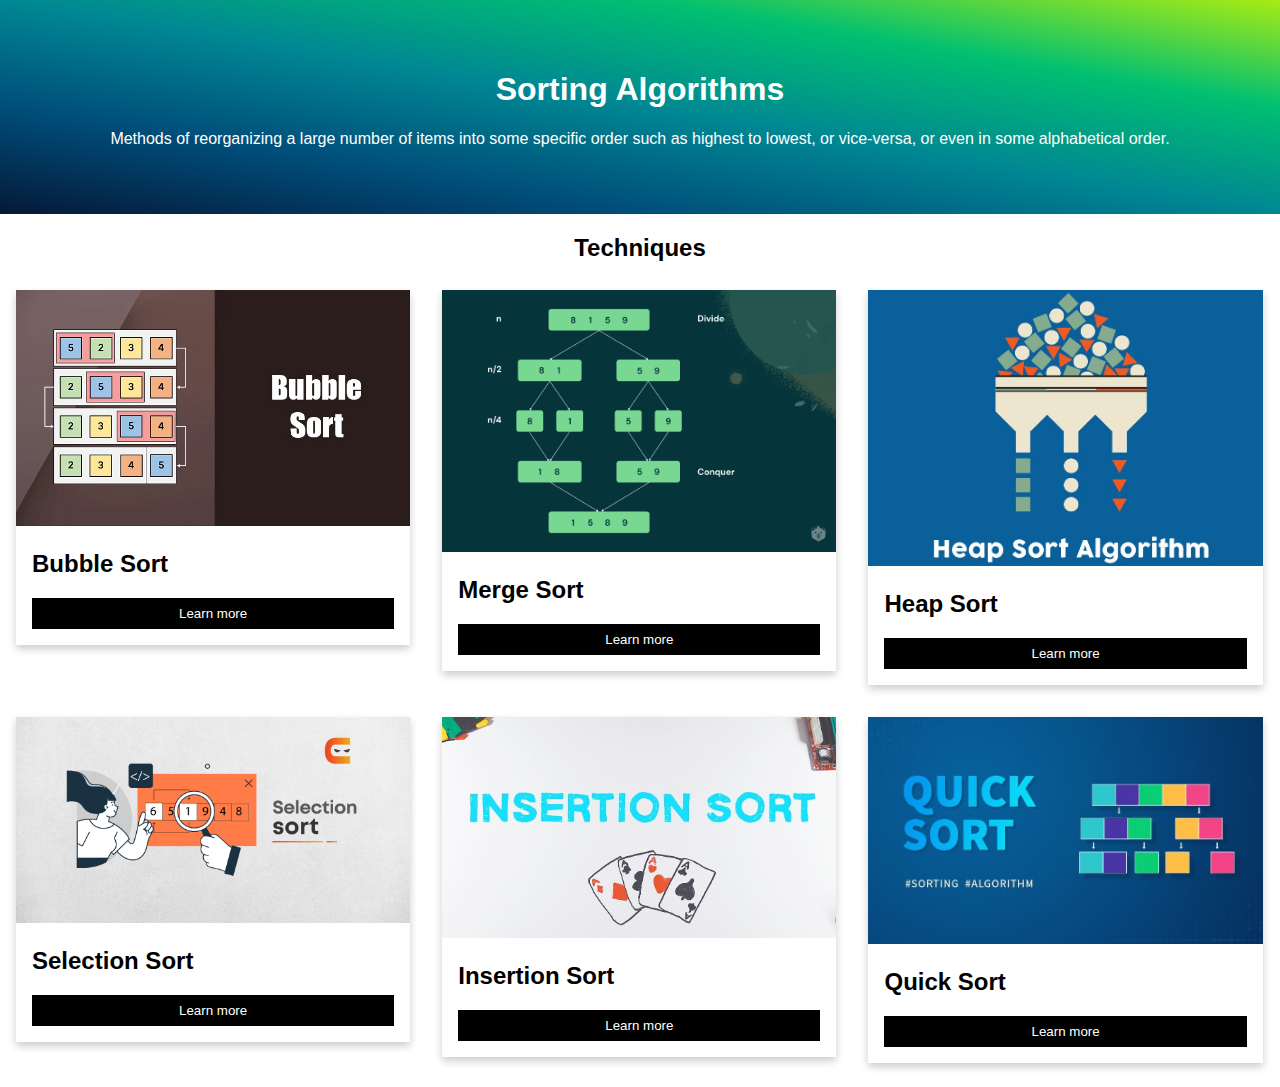
<file: about.html>
<!DOCTYPE html>
    <html>
    <head>
        <meta charset = "UTF-8">
        <meta name="viewport" content = "width=device-width, initial-scale=1.0">
        <link rel = "stylesheet" href="./css/aboutstyle.css">

    </head>

<div class="about-section">
    <h1>Sorting Algorithms</h1>
    <p>Methods of reorganizing a large number of items into some specific order such as highest to lowest, or vice-versa, or even in some alphabetical order.</p>
  </div>
  
  <h2 style="text-align:center">Techniques</h2>
  <div class="row">
    <div class="column">
      <div class="card">
        <img src="images\Bubble.png" alt="Jane" style="width:100%">
        <div class="container">
          <h2>Bubble Sort</h2>
          <p class="title"></p>
          <p></p>
          <p></p>
          <p><a href = "https://www.geeksforgeeks.org/bubble-sort/"><button class = "button">Learn more</button></a>
        </p>
         </a>
        </div>
      </div>
    </div>
  
    <div class="column">
      <div class="card">
        <img src="images\merge.png" alt="Mike" style="width:100%">
        <div class="container">
          <h2>Merge Sort</h2>
          <p class="title"></p>
          <p></p>
          <p></p>
          <p><a href = "https://www.geeksforgeeks.org/merge-sort/"><button class = "button">Learn more</button></a>
          </p>
        </div>
      </div>
    </div>
  
    <div class="column">
      <div class="card">
        <img src="images\heapsort.jpg" alt="John" style="width:100%">
        <div class="container">
          <h2>Heap Sort</h2>
          <p class="title"></p>
          <p></p>
          <p></p>
          <p><a href = "https://www.geeksforgeeks.org/heap-sort/"><button class = "button">Learn more</button></a>
          </p>
        </div>
      </div>
    </div>
    <div class="row">
        <div class="column">
          <div class="card">
            <img src="images\selection.png" alt="Jane" style="width:100%">
            <div class="container">
              <h2>Selection Sort</h2>
              <p class="title"></p>
              <p></p>
              <p></p>
              <p><a href = "https://www.geeksforgeeks.org/selection-sort/"><button class = "button">Learn more</button></a>
              </p>
            </div>
          </div>
        </div>
      
        <div class="column">
          <div class="card">
            <img src="images\insertion.jpg" alt="Mike" style="width:100%">
            <div class="container">
              <h2>Insertion Sort</h2>
              <p class="title"></p>
              <p></p>
              <p></p>
              <p><a href = "https://www.geeksforgeeks.org/insertion-sort/"><button class = "button">Learn more</button></a>
              </p>
            </div>
          </div>
        </div>

        <div class="column">
            <div class="card">
              <img src="images\quick-sort1.jpg" alt="Mike" style="width:100%">
              <div class="container">
                <h2>Quick Sort</h2>
                <p class="title"></p>
                <p></p>
                <p></p>
                <p><a href = "https://www.geeksforgeeks.org/quick-sort/"><button class = "button">Learn more</button></a>
                </p>
              </div>
            </div>
          </div>
      
    
  </div>
</file>
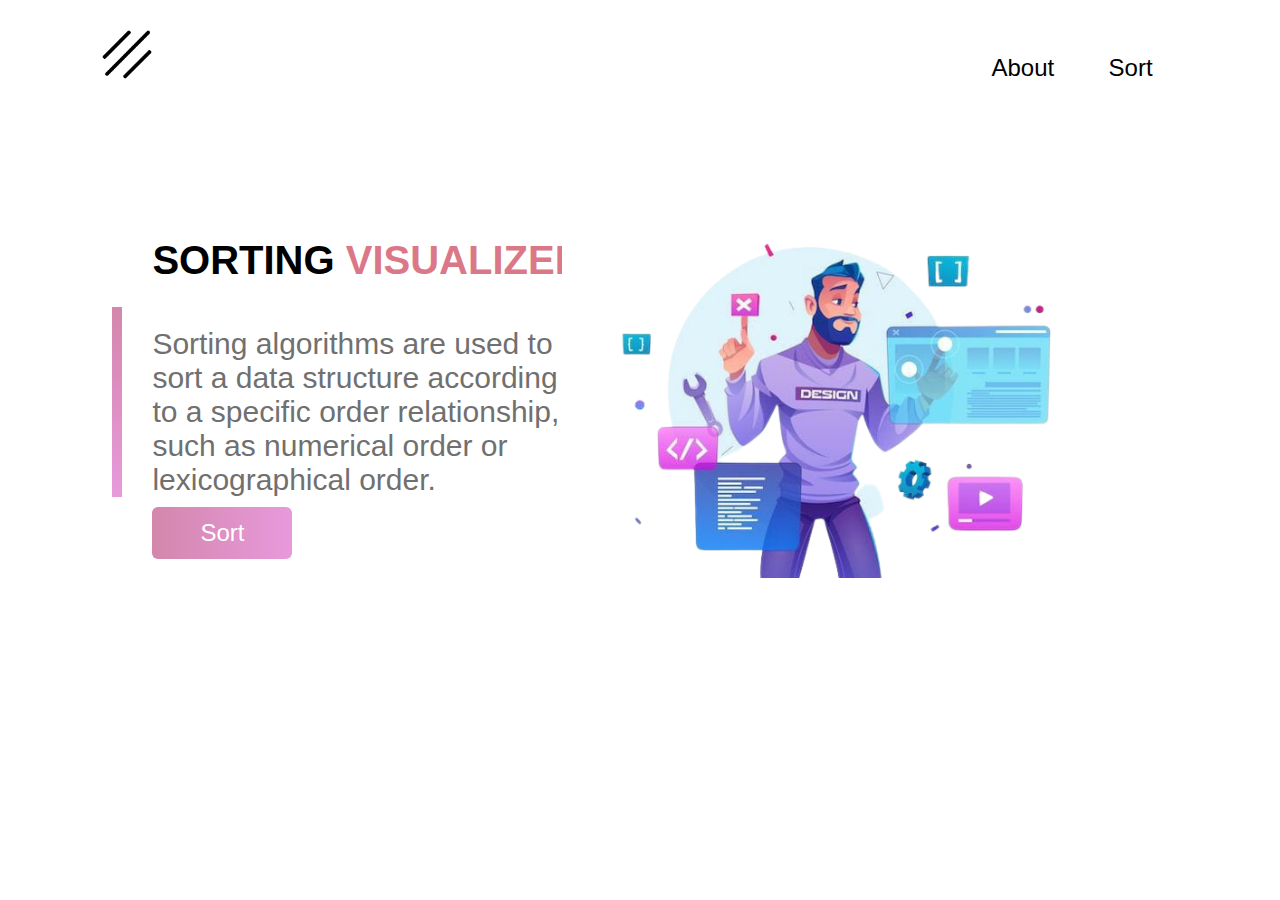
<file: home.html>
<!DOCTYPE html>
    <html>
    <head>
        <meta charset = "UTF-8">
        <meta name="viewport" content = "width=device-width, initial-scale=1.0">
        <link rel = "stylesheet" href="style1.css">

    </head>
    <body>
        <div class="container">
            <div class="navbar">
                <img src = "images/menu.png" class="logo">
                <nav>
                    <ul id="menuList">
                        <li><a href="about.html">About  </a></li>
                        <li><a href="index.html">Sort  </a></li>
                    </ul>
                </nav>
                <img src = "images/setting.png" class="menu-icon" onclick="togglemenu()">
            </div>


            <div class="row">
                <div class="col-1">
                    <div class="content">
                            
                            <div id="typing">SORTING <span>VISUALIZER</span>
                            </div>
                            <div id="crow">|</div>

                    </div>
                    
                    <h3>Sorting algorithms are used to sort a data structure according to a specific order relationship, such as numerical order or lexicographical order.
                        
                    </h3>
                    <button id="button">Sort<img src="images/arrow.png"></button>
                    <script>
                        let my_url = "index.html";
                        document.getElementById("button").onclick = function(){
                            window.location.replace(my_url);
                        }
                    </script>
                </div>
                <div class ="col-2">
                    <img src="images/template.png" class="controller">
                    <div class = "color-box"></div>
                </div>
            </div>
        </div>

        <script>
            var menuList = document.getElementById("menuList");
            menuList.style.maxHeight = "0px";

            function togglemenu()
            {
                if(menuList.style.maxHeight = "0px")
                {
                    menuList.style.maxHeight = "130px";   
                }
                else
                {
                    menuList.style.maxHeight = "0px";
                }
            }
        </script>

    </body>
    </html>
</file>
<file: css/aboutstyle.css>
body {
    font-family: Arial, Helvetica, sans-serif;
    margin: 0;
  }
  
  html {
    box-sizing: border-box;
  }
  
  *, *:before, *:after {
    box-sizing: inherit;
  }
  
  .column {
    float: left;
    width: 33.3%;
    margin-bottom: 16px;
    padding: 0 8px;
  }
  
  .card {
    box-shadow: 0 4px 8px 0 rgba(0, 0, 0, 0.2);
    margin: 8px;
  }
  
  .about-section {
    padding: 50px;
    text-align: center;
    background-image: linear-gradient(to right top, #051937, #004d7a, #008793, #00bf72, #a8eb12);
    color: white;
  }
  
  .container {
    padding: 0 16px;
  }
  
  .container::after, .row::after {
    content: "";
    clear: both;
    display: table;
  }
  
  .title {
    color: grey;
  }
  
  .button {
    border: none;
    outline: 0;
    display: inline-block;
    padding: 8px;
    color: white;
    background-color: #000;
    text-align: center;
    cursor: pointer;
    width: 100%;
  }
  
  .button:hover {
    background-color: #555;
  }
  
  @media screen and (max-width: 650px) {
    .column {
      width: 100%;
      display: block;
    }
  }
</file>
<file: style1.css>
*{
    margin:0;
    padding: 0;
    font-family: sans-serif;
}

.container
{
    width: 100%;
    min-height: 100vh;
    padding-left: 8%;
    padding-right: 8%;
    box-sizing: border-box;
    overflow: hidden;
}
.navbar
{
    width: 100%;
    margin: auto;
    display: flex;
    align-items: center;
    justify-content: space-between;
}
.logo{
    width: 50px;
    cursor: pointer;
    margin: 30px 0;
}
.menu-icon
{
    width: 50px;
    cursor: pointer;
    display: none;
}

nav{
    flex: 1;
    text-align: right;
}

nav ul li{
    list-style: none;
    display: inline-block;
    text-align: right;
}

nav ul li a{
    text-decoration: none;
    color: black;
    font-size: 24px;
    padding-right: 25px;
    padding-left: 25px;
}

nav ul li a:hover{
    color: rgb(202, 86, 106);
}

.row{
    display: flex;
    justify-content: space-between;
    align-items: center;
    margin: 100px 0;
}

.col-1{
    flex-basis: 40%;
    position: relative;
    margin-left: 50px;
}

.content{
    width: 100%;
    position: absolute;
    top: 10%;
    transform: translateY(-50%);
    text-align:left;
    color: black;
}


#typing {
    color: black;
    font-family: sans-serif;
    line-height: 40px;
    font-weight:bold;
    font-size: 40px;
    overflow: hidden;
    white-space: nowrap;
    justify-content: center;
    animation: typing 5s steps(22) 1s infinite alternate;
}
#typing span{
color:rgb(219, 120, 136);}

#crow {
    float: left;

color:black;
    display: none;
    font-family: sans-serif;
    font-weight:bold;
    font-size: 40px;
    animation: crow 0.5s linear 0s infinite;
}
@keyframes typing {
    from {
        width: 0ch;
    }
    to {
        width: 25ch;
    }
}
@keyframes crow {
    from {
        opacity: 0;
    }
    to {
        opacity: 1;
    }
}

.col-1 h3{
    font-size: 30px;
    color: #707070;
    font-weight: 100;
    margin: 100px 0 10px;
}

button{
    width: 140px;
    border: 0;
    padding: 12px 10px;
    outline: none;
    color: #fff;
    background: linear-gradient(to right, #d387ab, #e899dc);
    border-radius: 6px;
    cursor: pointer;
    font-size: 24px;
    transition: width 0.5s;
}

button img{
    width: 30px;
    display: none;
}
button:hover img{
    display: block;
}
button:hover{
    width: 160px;
    display: flex;
    align-items: center;
    justify-content: space-between;
}


.col-1::after{
    content: '';
    width: 10px;
    height: 57%;
    background: linear-gradient(#d387ab, #e899dc);
    position: absolute;
    left: -40px;
    top:80px;
}
.col-2{
    position: relative;
    flex-basis: 60%;
    display: flex;
    align-items: center;
}
.col-2 .controller{
    width: 90%;
}
;color-box{
    position: absolute;
    right: 0;
    top: 0;
    background: linear-gradient(#d387ab, #e899dc);
    border-radius: 20px 0 0 20px;
    height: 100%;
    width: 80%;
    z-index: -1;
    transform: translateX(150px);

}

@media only screen and (max-width:700px){
    nav ul{
        width: 100%;
        background: linear-gradient(#d387ab, #e899dc);
        position: absolute;
        top: 75px;
        right: 0;
        z-index: 2;
    }
    nav ul li{
        display: block;
        margin-top: 10px;
        margin-bottom: 10px;
    }
    nav ul li a{
        color : #fff;
    }
    .menu-icon{
        display: block;
    }
    #menuList{
        overflow: hidden;
        transition: 0.5s;
    }
    .row{
        flex-direction: column-reverse;
        margin: 50px 0;
    }
    .col-2{
        flex-basis: 100%;
        margin-bottom: 50px;
    }
    .col-2 controller{
        width : 77%;
    }
    .color-bax{
        transform: translateX(75px);
    }
    .col-1{
        flex-basis: 100%;
    }
    .col-1 h3{
        font-size: 15px;
    }
}
</file>
